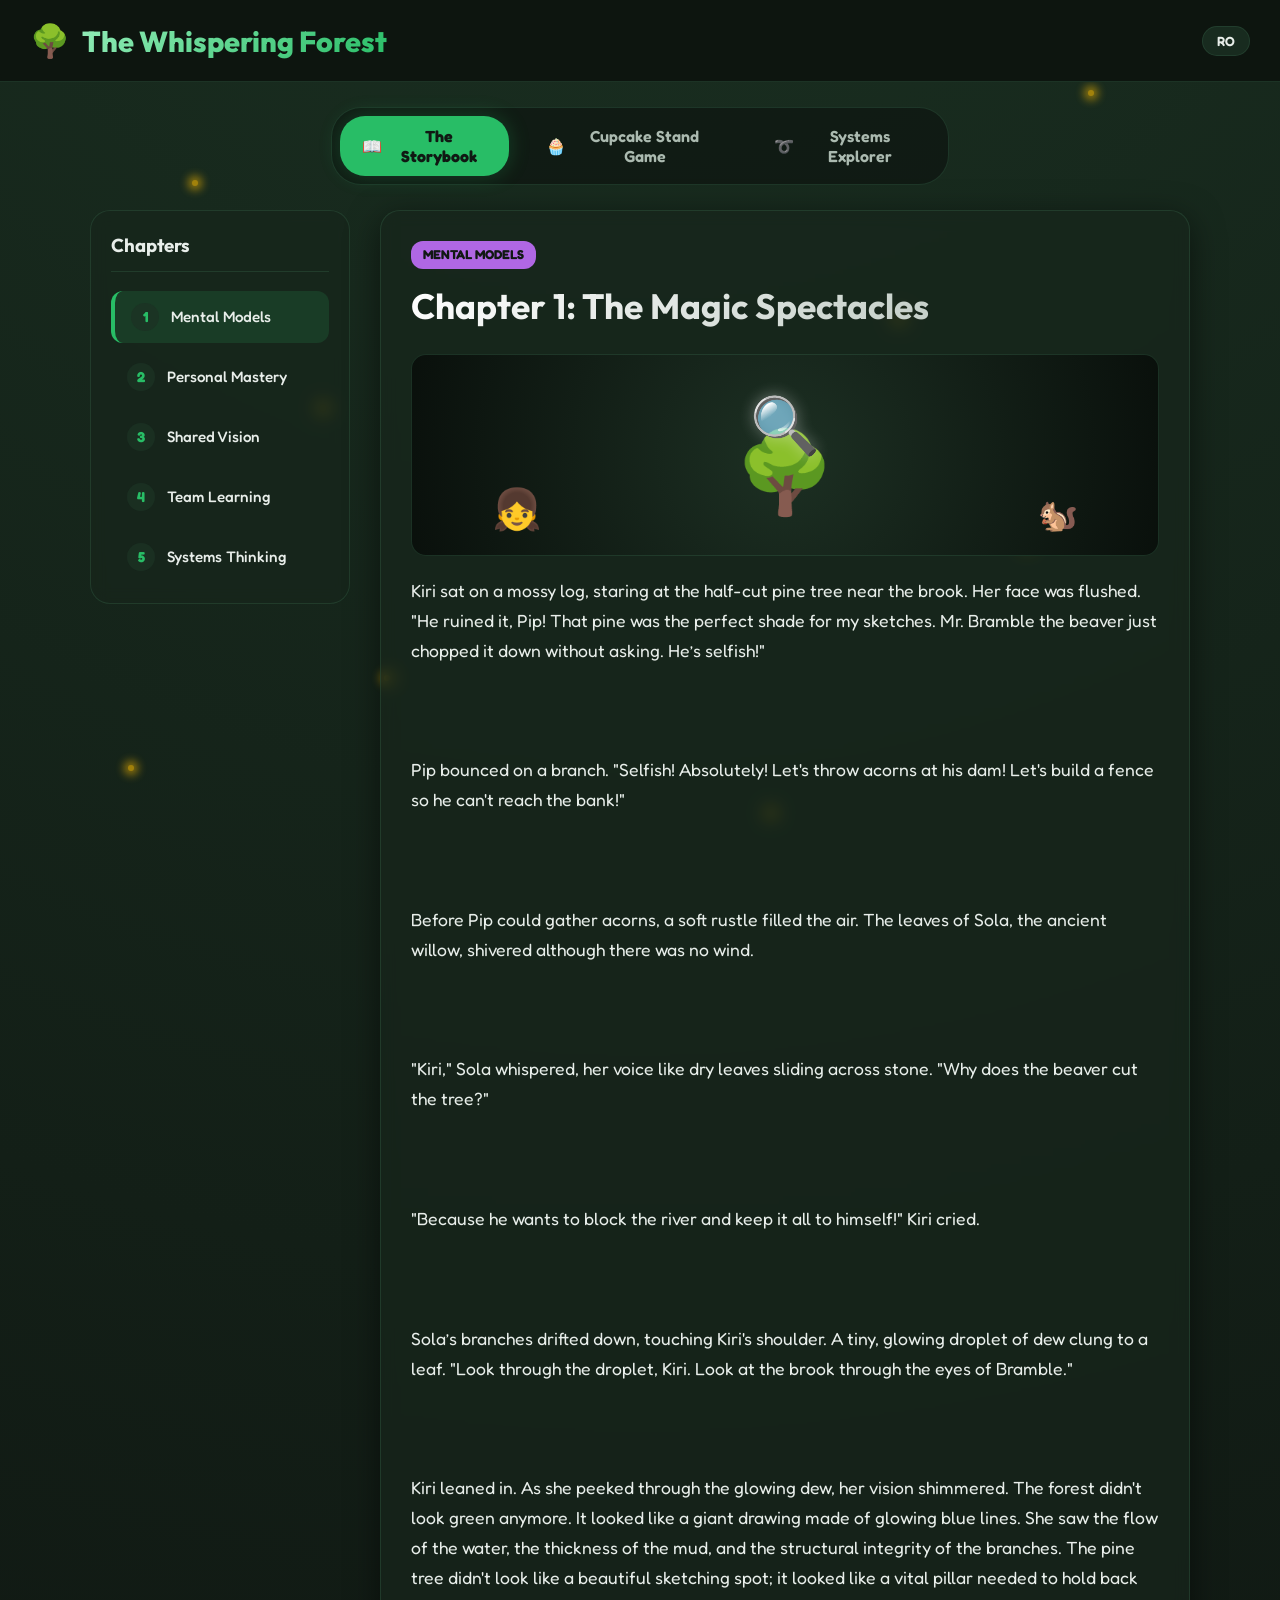
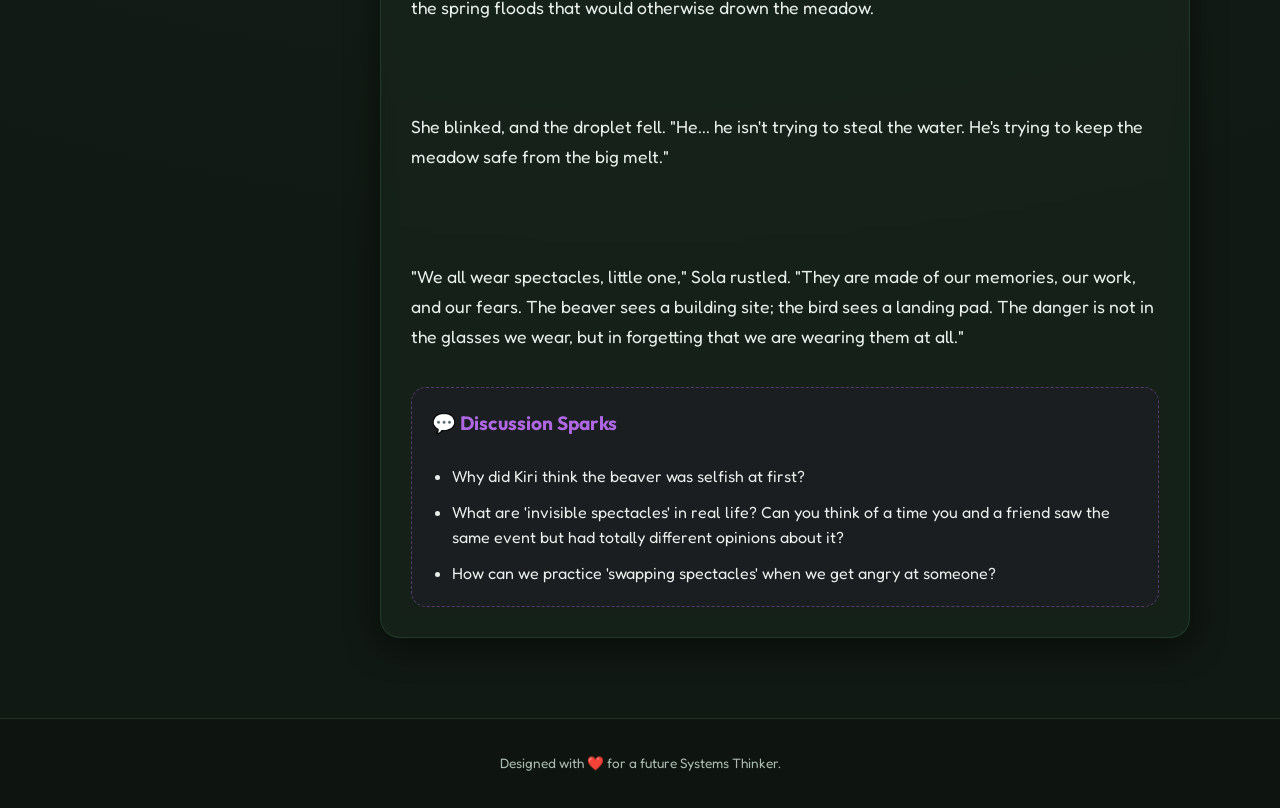
<file: legacy_whispering_forest/index.html>
<!DOCTYPE html>
<html lang="en">
<head>
    <meta charset="UTF-8">
    <meta name="viewport" content="width=device-width, initial-scale=1.0">
    <title>The Whispering Forest - Systems Thinking for Kids</title>
    <link rel="preconnect" href="https://fonts.googleapis.com">
    <link rel="preconnect" href="https://fonts.gstatic.com" crossorigin>
    <link href="https://fonts.googleapis.com/css2?family=Fredoka:wght@300..700&family=Outfit:wght@100..900&display=swap" rel="stylesheet">
    <link rel="stylesheet" href="style.css">
</head>
<body class="dark-theme">
    <!-- Background Magic Particles (fireflies) -->
    <div class="fireflies">
        <div class="firefly"></div>
        <div class="firefly"></div>
        <div class="firefly"></div>
        <div class="firefly"></div>
        <div class="firefly"></div>
        <div class="firefly"></div>
        <div class="firefly"></div>
        <div class="firefly"></div>
    </div>

    <!-- Navigation Header -->
    <header class="app-header">
        <div class="header-logo">
            <span class="logo-icon">🌳</span>
            <h1 id="app-title" data-en="The Whispering Forest" data-ro="Pădurea Șoptitoare">The Whispering Forest</h1>
        </div>
        <div class="header-controls">
            <!-- Language Switcher -->
            <button id="lang-toggle" class="btn btn-lang" aria-label="Toggle Language">
                <span class="lang-text">RO</span>
            </button>
        </div>
    </header>

    <main class="app-container">
        <!-- Main Navigation Tabs -->
        <nav class="app-tabs" aria-label="Main Navigation">
            <button id="tab-story" class="tab-btn active" onclick="switchTab('story')">
                <span class="tab-icon">📖</span>
                <span class="tab-label" data-en="The Storybook" data-ro="Cartea de Povești">The Storybook</span>
            </button>
            <button id="tab-game" class="tab-btn" onclick="switchTab('game')">
                <span class="tab-icon">🧁</span>
                <span class="tab-label" data-en="Cupcake Stand Game" data-ro="Jocul cu Brioșe">Cupcake Stand Game</span>
            </button>
            <button id="tab-explorer" class="tab-btn" onclick="switchTab('explorer')">
                <span class="tab-icon">➰</span>
                <span class="tab-label" data-en="Systems Explorer" data-ro="Exploratorul de Bucle">Systems Explorer</span>
            </button>
        </nav>

        <!-- SECTION 1: STORYBOOK CAROUSEL -->
        <section id="section-story" class="app-section active">
            <div class="story-layout">
                <!-- Chapter Selector Sidebar -->
                <aside class="chapter-sidebar">
                    <h3 data-en="Chapters" data-ro="Capitole">Chapters</h3>
                    <ul class="chapter-list">
                        <li class="chapter-item active" onclick="selectChapter(0)">
                            <span class="item-num">1</span>
                            <span class="item-title" data-en="Mental Models" data-ro="Modele Mentale">Mental Models</span>
                        </li>
                        <li class="chapter-item" onclick="selectChapter(1)">
                            <span class="item-num">2</span>
                            <span class="item-title" data-en="Personal Mastery" data-ro="Măiestrie Personală">Personal Mastery</span>
                        </li>
                        <li class="chapter-item" onclick="selectChapter(2)">
                            <span class="item-num">3</span>
                            <span class="item-title" data-en="Shared Vision" data-ro="Viziune Împărtășită">Shared Vision</span>
                        </li>
                        <li class="chapter-item" onclick="selectChapter(3)">
                            <span class="item-num">4</span>
                            <span class="item-title" data-en="Team Learning" data-ro="Învățare în Echipă">Team Learning</span>
                        </li>
                        <li class="chapter-item" onclick="selectChapter(4)">
                            <span class="item-num">5</span>
                            <span class="item-title" data-en="Systems Thinking" data-ro="Gândire Sistemică">Systems Thinking</span>
                        </li>
                    </ul>
                </aside>

                <!-- Story Display Area -->
                <article class="story-display card">
                    <div class="story-header">
                        <span class="story-badge" id="story-badge-discipline">Discipline</span>
                        <h2 id="story-title">Chapter Title</h2>
                    </div>

                    <!-- CSS Illustrated Magic Canvas -->
                    <div class="story-illustration" id="story-illustration">
                        <div class="forest-backdrop">
                            <div class="illustration-sola">🌳</div>
                            <div id="illustration-prop" class="prop-element">🔍</div>
                            <div class="illustration-kiri">👧</div>
                            <div class="illustration-pip">🐿️</div>
                        </div>
                    </div>

                    <div class="story-body" id="story-content">
                        <!-- Story Text Inject Here -->
                    </div>

                    <div class="story-prompts" id="story-prompts">
                        <h4 data-en="💬 Discussion Sparks" data-ro="💬 Întrebări de Discuție">💬 Discussion Sparks</h4>
                        <ul id="prompts-list">
                            <!-- Prompts Inject Here -->
                        </ul>
                    </div>
                </article>
            </div>
        </section>

        <!-- SECTION 2: CUPCAKE STAND SYSTEM GAME (BEER GAME) -->
        <section id="section-game" class="app-section">
            <div class="game-layout">
                <!-- Game Dashboard -->
                <div class="game-dashboard card">
                    <div class="dashboard-header">
                        <h2 data-en="The Cupcake Cascade" data-ro="Cascada de Brioșe">The Cupcake Cascade</h2>
                        <span class="week-counter"><span data-en="Week" data-ro="Săptămâna">Week</span> <strong id="game-week">1</strong> / 15</span>
                    </div>

                    <!-- Intro / Tutorial Panel -->
                    <div id="game-intro-panel" class="game-panel active">
                        <div class="intro-visual">🧁 🚚 🏠</div>
                        <h3 data-en="Welcome, Head Baker!" data-ro="Bun venit, Cofetar Șef!">Welcome, Head Baker!</h3>
                        <p data-en="You manage the forest Cupcake Stand. Every week, forest animals order cupcakes. But beware: it takes 2 weeks for the ingredients to ship, and 2 weeks for the baker to bake them (total 4 weeks delay!)."
                           data-ro="Tu conduci standul de brioșe al pădurii. În fiecare săptămână, animalele comandă brioșe. Atenție însă: durează 2 săptămâni livrarea ingredientelor și încă 2 săptămâni coacerea brioșelor (o întârziere totală de 4 săptămâni!).">
                        </p>
                        <p data-en="Your goal is to keep inventory close to 8. Having too many cupcakes costs money (they melt!). Running out makes customers sad (backlog). Can you balance the system?"
                           data-ro="Scopul tău este să menții inventarul aproape de 8 brioșe. Prea multe brioșe te costă bani (se topesc!). Dacă rămâi fără, clienții se întristează. Poți echilibra sistemul?">
                        </p>
                        <button class="btn btn-primary" onclick="startGame()" data-en="Start Baking" data-ro="Începe Coacerea">Start Baking</button>
                    </div>

                    <!-- Main Simulation Controls -->
                    <div id="game-play-panel" class="game-panel">
                        <div class="simulation-view">
                            <!-- Stacks and Visual representations -->
                            <div class="sim-node">
                                <span class="node-icon">📦</span>
                                <span class="node-label" data-en="Flour Mill" data-ro="Moara de Făină">Flour Mill</span>
                                <span class="node-value" id="node-mill">Ready</span>
                            </div>
                            <div class="sim-arrow">➡️ (2w)</div>
                            <div class="sim-node">
                                <span class="node-icon">👨‍🍳</span>
                                <span class="node-label" data-en="Baker" data-ro="Cofetar (Baker)">Baker</span>
                                <span class="node-value" id="node-baker">Ready</span>
                            </div>
                            <div class="sim-arrow">➡️ (2w)</div>
                            <div class="sim-node current-node">
                                <span class="node-icon">🏠</span>
                                <span class="node-label" data-en="Your Stand" data-ro="Standul Tău">Your Stand</span>
                                <span class="node-value" id="node-stand-stock">8 Cupcakes</span>
                            </div>
                        </div>

                        <!-- Real-time metrics grid -->
                        <div class="metrics-grid">
                            <div class="metric-card">
                                <span class="metric-title" data-en="Current Inventory" data-ro="Brioșe în Stoc">Current Inventory</span>
                                <span class="metric-number" id="metric-inventory">8</span>
                                <span class="metric-sub" id="metric-inventory-cost">Cost: $0.00</span>
                            </div>
                            <div class="metric-card warning-state">
                                <span class="metric-title" data-en="Hungry Animals (Backlog)" data-ro="Animale Flămânde">Hungry Animals (Backlog)</span>
                                <span class="metric-number" id="metric-backlog">0</span>
                                <span class="metric-sub" id="metric-backlog-cost">Cost: $0.00</span>
                            </div>
                            <div class="metric-card">
                                <span class="metric-title" data-en="Last Customer Demand" data-ro="Cererea Clienților">Last Customer Demand</span>
                                <span class="metric-number" id="metric-demand">4</span>
                                <span class="metric-sub" data-en="creatures in line" data-ro="animale la rând">creatures in line</span>
                            </div>
                            <div class="metric-card highlight-state">
                                <span class="metric-title" data-en="Total Cost" data-ro="Cost Total">Total Cost</span>
                                <span class="metric-number" id="metric-total-cost">$0.00</span>
                                <span class="metric-sub" data-en="lower is better" data-ro="mai mic e mai bine">lower is better</span>
                            </div>
                        </div>

                        <!-- Decision Panel -->
                        <div class="order-control-box">
                            <div class="input-prompt">
                                <label for="order-input" data-en="How many cupcake ingredients will you order this week?" data-ro="Câte ingrediente pentru brioșe comanzi săptămâna asta?">How many cupcake ingredients will you order this week?</label>
                                <input type="number" id="order-input" min="0" max="100" value="4">
                            </div>
                            <button class="btn btn-success" onclick="nextStep()" id="submit-order-btn" data-en="Place Order & Wait 1 Week" data-ro="Plasează Comanda și Așteaptă 1 Săptămână">Place Order & Wait 1 Week</button>
                        </div>

                        <!-- Tip from Pip -->
                        <div class="pip-advice">
                            <span class="pip-face">🐿️</span>
                            <p id="pip-tip" data-en="Pip says: 'Psst! The shelf is empty! Quick, order 20 more!'" data-ro="Pip spune: 'Psst! Raftul e gol! Repede, comandă încă 20!'">Pip says: 'Psst! The shelf is empty! Quick, order 20 more!'</p>
                        </div>
                    </div>

                    <!-- End Game Summary -->
                    <div id="game-end-panel" class="game-panel">
                        <h3 data-en="Simulation Complete!" data-ro="Simulare Finalizată!">Simulation Complete!</h3>
                        <p id="game-verdict" data-en="Your bakery costs were: $0. Let's look at the patterns." data-ro="Costurile brutăriei tale au fost: $0. Să analizăm tiparele."></p>
                        
                        <!-- Dynamic HTML5 Canvas Chart -->
                        <div class="chart-container">
                            <canvas id="bullwhipChart" width="600" height="300"></canvas>
                        </div>

                        <div class="systems-lesson card">
                            <h4 data-en="💡 The Systems Lesson: Structure Influences Behavior" data-ro="💡 Lecția Sistemică: Structura influențează comportamentul">💡 The Systems Lesson: Structure Influences Behavior</h4>
                            <p data-en="Notice how a single step-change in customer demand (from 4 to 8) caused massive, expanding waves in your orders and inventory. This is the 'bullwhip effect'! You didn't do anything wrong—the delay built into the supply chain forced this behavior. When we don't see the delays, we panic and over-order. To fix it, we need to share information and wait patiently!"
                               data-ro="Observă cum o simplă creștere a cererii (de la 4 la 8) a cauzat valuri uriașe, din ce în ce mai mari, în comenzi și inventar. Acesta este 'efectul de bici'! Nu ai greșit cu nimic—întârzierea din rețea a forțat acest comportament. Când nu vedem întârzierile, ne panicăm și comandăm în exces. Soluția este să împărtășim informația și să așteptăm cu răbdare!">
                            </p>
                        </div>

                        <button class="btn btn-primary" onclick="restartGame()" data-en="Try Again" data-ro="Încearcă din nou">Try Again</button>
                    </div>
                </div>
            </div>
        </section>

        <!-- SECTION 3: SYSTEMS LOOP EXPLORER -->
        <section id="section-explorer" class="app-section">
            <div class="explorer-layout card">
                <div class="explorer-header">
                    <h2 data-en="Interactive Feedback Loops" data-ro="Bucle Interactive de Feedback">Interactive Feedback Loops</h2>
                    <p data-en="Hover or tap the nodes in the loop below to see how cause and effect ripple through the forest water shortage system."
                       data-ro="Mergi cu mouse-ul sau apasă pe nodurile buclei de mai jos pentru a vedea cum acțiunea și efectul se răspândesc prin sistemul apei din pădure.">
                    </p>
                </div>

                <!-- Loop Visual Map -->
                <div class="loop-visualizer">
                    <div class="loop-node" id="node-fear" onmouseover="highlightPath('fear')" onmouseout="clearHighlight()">
                        <span class="loop-emoji">😨</span>
                        <h4 data-en="Fear of Shortage" data-ro="Frica de lipsă">Fear of Shortage</h4>
                        <p data-en="Animals worry water will run out." data-ro="Animalele se tem că apa se va termina."></p>
                    </div>

                    <div class="loop-arrow right-arrow">➡️</div>

                    <div class="loop-node" id="node-hoarding" onmouseover="highlightPath('hoarding')" onmouseout="clearHighlight()">
                        <span class="loop-emoji">🏺</span>
                        <h4 data-en="Water Hoarding" data-ro="Ascunderea Apei">Water Hoarding</h4>
                        <p data-en="Everyone hides cups of water." data-ro="Fiecare adună căni cu apă."></p>
                    </div>

                    <div class="loop-arrow down-arrow">⬇️</div>
                    <div class="loop-arrow up-arrow">⬆️</div>

                    <div class="loop-node" id="node-brook" onmouseover="highlightPath('brook')" onmouseout="clearHighlight()">
                        <span class="loop-emoji">🏜️</span>
                        <h4 data-en="Drier Brook" data-ro="Pârâu mai Uscat">Drier Brook</h4>
                        <p data-en="Flow drops downstream." data-ro="Curgerea scade în vale."></p>
                    </div>

                    <div class="loop-arrow left-arrow">⬅️</div>

                    <div class="loop-node delay-node" id="node-delay" onmouseover="highlightPath('delay')" onmouseout="clearHighlight()">
                        <span class="loop-emoji">⏳</span>
                        <h4 data-en="2-Day Delay" data-ro="Întârziere de 2 Zile">2-Day Delay</h4>
                        <p data-en="Water takes time to flow down." data-ro="Apei îi ia timp să curgă în vale."></p>
                    </div>
                </div>

                <!-- Explanatory Panel -->
                <div class="loop-explanation card" id="loop-explanation-panel">
                    <h3 id="loop-title-dynamic" data-en="Hover over a loop node to explore!" data-ro="Treci cu mouse-ul peste un cerc pentru a explora!">Hover over a loop node to explore!</h3>
                    <p id="loop-desc-dynamic" data-en="Understanding feedback loops helps us see the invisible circles of life, teaching us not to react in panic."
                       data-ro="Înțelegerea buclelor de feedback ne ajută să vedem cercurile invizibile ale vieții, învățându-ne să nu acționăm sub impulsul panicii.">
                    </p>
                </div>
            </div>
        </section>
    </main>

    <footer class="app-footer">
        <p data-en="Designed with ❤️ for a future Systems Thinker." data-ro="Creat cu ❤️ pentru o viitoare gânditoare sistemică.">Designed with ❤️ for a future Systems Thinker.</p>
    </footer>

    <script src="app.js"></script>
</body>
</html>
</file>
<file: legacy_whispering_forest/style.css>
/* Global variables for premium aesthetic design system */
:root {
    --bg-dark: hsl(140, 20%, 8%);
    --card-bg: hsla(140, 25%, 12%, 0.7);
    --border-color: hsla(145, 30%, 25%, 0.5);
    
    --primary-glow: hsl(145, 65%, 45%);
    --primary-hover: hsl(145, 75%, 55%);
    
    --secondary-glow: hsl(45, 100%, 50%);
    --danger-glow: hsl(355, 75%, 55%);
    --info-glow: hsl(200, 80%, 55%);
    --purple-glow: hsl(275, 70%, 65%);
    
    --text-main: hsl(140, 15%, 92%);
    --text-muted: hsl(140, 10%, 70%);
    
    --font-header: 'Outfit', sans-serif;
    --font-body: 'Fredoka', sans-serif;
    --shadow-glow: 0 8px 32px 0 rgba(0, 0, 0, 0.5);
    --shadow-accent: 0 0 20px 2px hsla(145, 65%, 45%, 0.2);
}

/* Base Body Styles */
body.dark-theme {
    margin: 0;
    padding: 0;
    background-color: var(--bg-dark);
    color: var(--text-main);
    font-family: var(--font-body);
    font-size: 16px;
    line-height: 1.6;
    overflow-x: hidden;
    background-image: radial-gradient(circle at 50% -20%, hsl(140, 30%, 15%) 0%, var(--bg-dark) 80%);
    min-height: 100vh;
    display: flex;
    flex-direction: column;
}

/* Fireflies Background Animation */
.fireflies {
    position: fixed;
    top: 0;
    left: 0;
    width: 100%;
    height: 100%;
    pointer-events: none;
    z-index: 0;
    overflow: hidden;
}

.firefly {
    position: absolute;
    width: 6px;
    height: 6px;
    background: var(--secondary-glow);
    border-radius: 50%;
    box-shadow: 0 0 10px 4px var(--secondary-glow);
    opacity: 0.6;
    animation: float-firefly 25s infinite linear;
}

/* Distribute fireflies slightly across screen */
.firefly:nth-child(1) { top: 20%; left: 15%; animation-duration: 22s; animation-delay: -2s; }
.firefly:nth-child(2) { top: 60%; left: 80%; animation-duration: 28s; animation-delay: -5s; }
.firefly:nth-child(3) { top: 75%; left: 30%; animation-duration: 24s; animation-delay: -1s; }
.firefly:nth-child(4) { top: 35%; left: 70%; animation-duration: 26s; animation-delay: -8s; }
.firefly:nth-child(5) { top: 10%; left: 85%; animation-duration: 30s; animation-delay: -12s; }
.firefly:nth-child(6) { top: 85%; left: 10%; animation-duration: 20s; animation-delay: -3s; }
.firefly:nth-child(7) { top: 45%; left: 25%; animation-duration: 25s; animation-delay: -6s; }
.firefly:nth-child(8) { top: 90%; left: 60%; animation-duration: 29s; animation-delay: -10s; }

@keyframes float-firefly {
    0% { transform: translate(0, 0) scale(1); opacity: 0; }
    20% { opacity: 0.8; }
    50% { transform: translate(60px, -80px) scale(1.2); opacity: 0.4; }
    80% { opacity: 0.8; }
    100% { transform: translate(-30px, -180px) scale(0.8); opacity: 0; }
}

/* Header design */
.app-header {
    background: hsla(140, 20%, 6%, 0.85);
    backdrop-filter: blur(12px);
    -webkit-backdrop-filter: blur(12px);
    border-bottom: 1px solid var(--border-color);
    padding: 15px 30px;
    display: flex;
    justify-content: space-between;
    align-items: center;
    position: sticky;
    top: 0;
    z-index: 100;
}

.header-logo {
    display: flex;
    align-items: center;
    gap: 12px;
}

.logo-icon {
    font-size: 2rem;
    animation: sway-tree 4s ease-in-out infinite alternate;
}

@keyframes sway-tree {
    0% { transform: rotate(-5deg); }
    100% { transform: rotate(5deg); }
}

.app-header h1 {
    font-family: var(--font-header);
    font-size: 1.8rem;
    font-weight: 800;
    margin: 0;
    background: linear-gradient(135deg, hsl(145, 70%, 75%), var(--primary-glow));
    -webkit-background-clip: text;
    -webkit-text-fill-color: transparent;
}

/* Buttons System */
.btn {
    font-family: var(--font-body);
    font-weight: 600;
    padding: 10px 20px;
    border-radius: 20px;
    border: none;
    cursor: pointer;
    transition: all 0.3s cubic-bezier(0.4, 0, 0.2, 1);
    outline: none;
    display: inline-flex;
    align-items: center;
    justify-content: center;
    gap: 8px;
}

.btn-lang {
    background: hsla(145, 30%, 20%, 0.5);
    border: 1px solid var(--border-color);
    color: var(--text-main);
    padding: 6px 14px;
    border-radius: 15px;
}

.btn-lang:hover {
    background: var(--primary-glow);
    color: var(--bg-dark);
    box-shadow: var(--shadow-accent);
}

.btn-primary {
    background: var(--primary-glow);
    color: var(--bg-dark);
    box-shadow: 0 4px 15px rgba(26, 115, 60, 0.3);
}

.btn-primary:hover {
    background: var(--primary-hover);
    transform: translateY(-2px);
    box-shadow: var(--shadow-accent);
}

.btn-success {
    background: var(--primary-glow);
    color: var(--bg-dark);
    width: 100%;
    font-size: 1.1rem;
    padding: 14px 28px;
    box-shadow: 0 4px 15px rgba(26, 115, 60, 0.3);
}

.btn-success:hover {
    background: var(--primary-hover);
    transform: scale(1.02);
    box-shadow: var(--shadow-accent);
}

/* Tab Navigation System */
.app-tabs {
    display: flex;
    justify-content: center;
    gap: 15px;
    margin: 25px auto;
    max-width: 600px;
    background: hsla(140, 20%, 6%, 0.6);
    border: 1px solid var(--border-color);
    padding: 8px;
    border-radius: 30px;
    z-index: 10;
    position: relative;
}

.tab-btn {
    background: transparent;
    border: none;
    color: var(--text-muted);
    font-family: var(--font-body);
    font-size: 1rem;
    font-weight: 600;
    padding: 10px 22px;
    border-radius: 25px;
    cursor: pointer;
    transition: all 0.3s ease;
    display: flex;
    align-items: center;
    gap: 8px;
}

.tab-btn:hover {
    color: var(--text-main);
    background: hsla(145, 30%, 15%, 0.4);
}

.tab-btn.active {
    color: var(--bg-dark);
    background: var(--primary-glow);
    font-weight: 700;
    box-shadow: var(--shadow-accent);
}

/* Main Container and Layout */
.app-container {
    max-width: 1100px;
    margin: 0 auto;
    padding: 0 20px 40px 20px;
    flex: 1;
    z-index: 10;
    position: relative;
    width: -webkit-fill-available;
}

.app-section {
    display: none;
    opacity: 0;
    transform: translateY(15px);
    transition: opacity 0.5s ease, transform 0.5s ease;
}

.app-section.active {
    display: block;
    opacity: 1;
    transform: translateY(0);
}

/* Glassmorphism Cards */
.card {
    background: var(--card-bg);
    border: 1px solid var(--border-color);
    border-radius: 20px;
    padding: 30px;
    box-shadow: var(--shadow-glow);
    backdrop-filter: blur(8px);
    -webkit-backdrop-filter: blur(8px);
    box-sizing: border-box;
}

/* SECTION 1: STORYBOOK SYSTEM */
.story-layout {
    display: grid;
    grid-template-columns: 260px 1fr;
    gap: 30px;
    align-items: start;
}

.chapter-sidebar {
    background: var(--card-bg);
    border: 1px solid var(--border-color);
    border-radius: 20px;
    padding: 20px;
    backdrop-filter: blur(8px);
    -webkit-backdrop-filter: blur(8px);
}

.chapter-sidebar h3 {
    margin-top: 0;
    font-family: var(--font-header);
    color: var(--text-main);
    border-bottom: 1px solid var(--border-color);
    padding-bottom: 10px;
}

.chapter-list {
    list-style: none;
    padding: 0;
    margin: 0;
    display: flex;
    flex-direction: column;
    gap: 8px;
}

.chapter-item {
    display: flex;
    align-items: center;
    gap: 12px;
    padding: 12px 16px;
    border-radius: 12px;
    cursor: pointer;
    transition: all 0.3s ease;
}

.chapter-item:hover {
    background: hsla(145, 30%, 20%, 0.4);
}

.chapter-item.active {
    background: hsla(145, 65%, 45%, 0.15);
    border-left: 4px solid var(--primary-glow);
}

.item-num {
    background: hsla(145, 30%, 15%, 0.8);
    color: var(--primary-glow);
    font-weight: 700;
    width: 28px;
    height: 28px;
    border-radius: 50%;
    display: flex;
    align-items: center;
    justify-content: center;
    font-size: 0.9rem;
}

.item-title {
    color: var(--text-main);
    font-size: 0.95rem;
    font-weight: 500;
}

.story-display {
    display: flex;
    flex-direction: column;
    gap: 20px;
}

.story-badge {
    background: var(--purple-glow);
    color: var(--bg-dark);
    font-weight: 700;
    padding: 4px 12px;
    border-radius: 12px;
    font-size: 0.8rem;
    text-transform: uppercase;
    display: inline-block;
    margin-bottom: 8px;
}

.story-header h2 {
    font-family: var(--font-header);
    margin: 0;
    font-size: 2.2rem;
    background: linear-gradient(135deg, #fff, var(--text-muted));
    -webkit-background-clip: text;
    -webkit-text-fill-color: transparent;
}

/* Magic Illustration Box */
.story-illustration {
    background: radial-gradient(circle, hsl(140, 25%, 15%) 0%, hsl(140, 25%, 5%) 100%);
    border-radius: 15px;
    height: 200px;
    position: relative;
    border: 1px solid var(--border-color);
    overflow: hidden;
    display: flex;
    align-items: center;
    justify-content: center;
}

.forest-backdrop {
    width: 100%;
    height: 100%;
    position: relative;
    display: flex;
    justify-content: center;
    align-items: center;
}

.illustration-sola {
    font-size: 5rem;
    position: absolute;
    bottom: 20px;
    animation: float-sola 6s ease-in-out infinite alternate;
}

@keyframes float-sola {
    0% { transform: scale(1); }
    100% { transform: scale(1.05); }
}

.prop-element {
    font-size: 3.5rem;
    position: absolute;
    top: 25px;
    animation: rotate-prop 8s linear infinite;
    text-shadow: 0 0 15px rgba(255, 255, 255, 0.4);
}

@keyframes rotate-prop {
    0% { transform: rotate(0deg) scale(0.9); }
    50% { transform: rotate(180deg) scale(1.1); }
    100% { transform: rotate(360deg) scale(0.9); }
}

.illustration-kiri {
    font-size: 2.5rem;
    position: absolute;
    bottom: 15px;
    left: 80px;
    animation: jump-kiri 3s ease-in-out infinite alternate;
}

@keyframes jump-kiri {
    0% { transform: translateY(0); }
    100% { transform: translateY(-8px); }
}

.illustration-pip {
    font-size: 2rem;
    position: absolute;
    bottom: 15px;
    right: 80px;
    animation: shake-pip 2.5s ease-in-out infinite alternate;
}

@keyframes shake-pip {
    0% { transform: rotate(-5deg) scale(1); }
    100% { transform: rotate(5deg) scale(1.1); }
}

.story-body {
    font-size: 1.1rem;
    line-height: 1.7;
    white-space: pre-line;
}

/* Discussion Sparks box */
.story-prompts {
    background: hsla(275, 40%, 15%, 0.3);
    border: 1px dashed hsla(275, 70%, 65%, 0.4);
    border-radius: 15px;
    padding: 20px;
    margin-top: 15px;
}

.story-prompts h4 {
    margin-top: 0;
    color: var(--purple-glow);
    font-family: var(--font-header);
    font-size: 1.2rem;
}

.story-prompts ul {
    padding-left: 20px;
    margin: 0;
    display: flex;
    flex-direction: column;
    gap: 10px;
}

.story-prompts li {
    font-size: 1rem;
}

/* SECTION 2: SUPPLY CHAIN SIMULATION */
.game-dashboard {
    max-width: 750px;
    margin: 0 auto;
}

.dashboard-header {
    display: flex;
    justify-content: space-between;
    align-items: center;
    border-bottom: 1px solid var(--border-color);
    padding-bottom: 15px;
    margin-bottom: 20px;
}

.dashboard-header h2 {
    margin: 0;
    font-family: var(--font-header);
    font-size: 1.8rem;
    color: var(--primary-glow);
}

.week-counter {
    background: hsla(145, 30%, 15%, 0.8);
    border: 1px solid var(--border-color);
    padding: 6px 16px;
    border-radius: 15px;
    font-size: 0.95rem;
}

.game-panel {
    display: none;
    flex-direction: column;
    gap: 25px;
    animation: fade-in-panel 0.4s ease forwards;
}

.game-panel.active {
    display: flex;
}

@keyframes fade-in-panel {
    from { opacity: 0; transform: translateY(10px); }
    to { opacity: 1; transform: translateY(0); }
}

/* Intro screen */
.intro-visual {
    font-size: 4rem;
    text-align: center;
    margin: 20px 0;
    letter-spacing: 15px;
    animation: heartbeat 2s infinite ease-in-out;
}

@keyframes heartbeat {
    0%, 100% { transform: scale(1); }
    50% { transform: scale(1.05); }
}

/* Game Node Visuals */
.simulation-view {
    display: flex;
    justify-content: space-between;
    align-items: center;
    background: hsla(140, 20%, 5%, 0.5);
    padding: 20px;
    border-radius: 15px;
    border: 1px solid var(--border-color);
}

.sim-node {
    display: flex;
    flex-direction: column;
    align-items: center;
    gap: 8px;
    width: 100px;
}

.sim-node.current-node {
    background: hsla(145, 65%, 45%, 0.15);
    border: 1px solid var(--primary-glow);
    padding: 10px;
    border-radius: 12px;
    box-shadow: 0 0 15px rgba(26, 115, 60, 0.2);
}

.node-icon {
    font-size: 2.2rem;
}

.node-label {
    font-size: 0.8rem;
    color: var(--text-muted);
    text-align: center;
}

.node-value {
    font-size: 0.9rem;
    font-weight: 700;
    color: var(--text-main);
    text-align: center;
}

.sim-arrow {
    color: var(--text-muted);
    font-size: 0.85rem;
    font-weight: 600;
}

/* Metrics Cards Grid */
.metrics-grid {
    display: grid;
    grid-template-columns: repeat(2, 1fr);
    gap: 15px;
}

.metric-card {
    background: hsla(140, 20%, 8%, 0.8);
    border: 1px solid var(--border-color);
    padding: 15px;
    border-radius: 12px;
    display: flex;
    flex-direction: column;
    align-items: center;
    text-align: center;
}

.metric-card.warning-state {
    border-color: hsla(355, 75%, 55%, 0.3);
}

.metric-card.highlight-state {
    border-color: hsla(45, 100%, 50%, 0.3);
    background: hsla(45, 100%, 50%, 0.05);
}

.metric-title {
    font-size: 0.85rem;
    color: var(--text-muted);
    margin-bottom: 5px;
}

.metric-number {
    font-size: 1.8rem;
    font-weight: 800;
    color: var(--text-main);
}

.metric-card.warning-state .metric-number {
    color: var(--danger-glow);
}

.metric-card.highlight-state .metric-number {
    color: var(--secondary-glow);
}

.metric-sub {
    font-size: 0.75rem;
    color: var(--text-muted);
    margin-top: 3px;
}

/* Input boxes */
.order-control-box {
    background: hsla(140, 20%, 6%, 0.6);
    border: 1px solid var(--border-color);
    padding: 20px;
    border-radius: 15px;
    display: flex;
    flex-direction: column;
    gap: 15px;
}

.input-prompt {
    display: flex;
    flex-direction: column;
    gap: 8px;
}

.input-prompt label {
    font-size: 0.95rem;
}

.input-prompt input {
    background: var(--bg-dark);
    border: 1px solid var(--border-color);
    padding: 12px;
    border-radius: 10px;
    color: var(--text-main);
    font-family: var(--font-body);
    font-size: 1.2rem;
    text-align: center;
    outline: none;
    transition: border 0.3s ease;
}

.input-prompt input:focus {
    border-color: var(--primary-glow);
}

/* Advice Box */
.pip-advice {
    background: hsla(45, 100%, 50%, 0.1);
    border: 1px dashed var(--secondary-glow);
    padding: 12px 20px;
    border-radius: 12px;
    display: flex;
    align-items: center;
    gap: 15px;
}

.pip-face {
    font-size: 2.2rem;
}

.pip-advice p {
    margin: 0;
    font-size: 0.9rem;
    color: var(--text-main);
}

/* Canvas Chart containers */
.chart-container {
    background: hsla(140, 20%, 5%, 0.8);
    border: 1px solid var(--border-color);
    padding: 15px;
    border-radius: 15px;
    width: 100%;
    box-sizing: border-box;
    display: flex;
    justify-content: center;
    align-items: center;
}

canvas {
    max-width: 100%;
    height: auto;
}

.systems-lesson {
    background: hsla(200, 60%, 20%, 0.2);
    border: 1px solid var(--info-glow);
    border-radius: 15px;
    padding: 20px;
}

.systems-lesson h4 {
    margin-top: 0;
    color: var(--info-glow);
    font-family: var(--font-header);
    font-size: 1.2rem;
}

.systems-lesson p {
    margin: 0;
    font-size: 0.95rem;
    line-height: 1.6;
}

/* SECTION 3: SYSTEM LOOP EXPLORER */
.explorer-layout {
    max-width: 800px;
    margin: 0 auto;
    display: flex;
    flex-direction: column;
    gap: 30px;
}

.explorer-header {
    text-align: center;
    border-bottom: 1px solid var(--border-color);
    padding-bottom: 15px;
}

.explorer-header h2 {
    margin: 0;
    font-family: var(--font-header);
    color: var(--primary-glow);
}

.explorer-header p {
    color: var(--text-muted);
}

/* Loop Diagram Layout */
.loop-visualizer {
    display: grid;
    grid-template-columns: 200px 100px 200px;
    grid-template-rows: auto auto auto;
    gap: 20px;
    align-items: center;
    justify-content: center;
    position: relative;
    padding: 20px 0;
}

.loop-node {
    background: hsla(140, 20%, 6%, 0.8);
    border: 2px solid var(--border-color);
    border-radius: 15px;
    padding: 15px;
    text-align: center;
    cursor: pointer;
    transition: all 0.3s cubic-bezier(0.4, 0, 0.2, 1);
    z-index: 5;
    position: relative;
}

.loop-node:hover, .loop-node.highlighted {
    border-color: var(--primary-glow);
    transform: scale(1.05);
    box-shadow: var(--shadow-accent);
}

.loop-node.delay-node {
    border-color: var(--purple-glow);
}

.loop-node.delay-node:hover, .loop-node.delay-node.highlighted {
    border-color: var(--purple-glow);
    box-shadow: 0 0 15px rgba(180, 100, 255, 0.3);
}

.loop-emoji {
    font-size: 2.2rem;
    display: block;
    margin-bottom: 8px;
}

.loop-node h4 {
    margin: 0 0 8px 0;
    font-family: var(--font-header);
}

.loop-node p {
    margin: 0;
    font-size: 0.8rem;
    color: var(--text-muted);
}

.loop-arrow {
    text-align: center;
    font-size: 1.8rem;
    color: var(--text-muted);
    font-weight: bold;
    user-select: none;
    transition: color 0.3s ease;
}

.loop-arrow.highlighted {
    color: var(--primary-glow);
    text-shadow: 0 0 10px var(--primary-glow);
}

.right-arrow {
    grid-column: 2;
    grid-row: 1;
}

.down-arrow {
    grid-column: 3;
    grid-row: 2;
}

.up-arrow {
    grid-column: 1;
    grid-row: 2;
    transform: rotate(-180deg);
}

.left-arrow {
    grid-column: 2;
    grid-row: 3;
}

#node-fear { grid-column: 1; grid-row: 1; }
#node-hoarding { grid-column: 3; grid-row: 1; }
#node-brook { grid-column: 3; grid-row: 3; }
#node-delay { grid-column: 1; grid-row: 3; }

/* explanation details card */
.loop-explanation {
    background: hsla(140, 25%, 8%, 0.9);
    border-left: 5px solid var(--primary-glow);
    padding: 20px;
    border-radius: 12px;
}

.loop-explanation.delay-active {
    border-left-color: var(--purple-glow);
}

.loop-explanation h3 {
    margin-top: 0;
    font-family: var(--font-header);
    color: var(--primary-glow);
}

.loop-explanation.delay-active h3 {
    color: var(--purple-glow);
}

.loop-explanation p {
    margin: 0;
    font-size: 0.95rem;
}

/* Footer design */
.app-footer {
    text-align: center;
    padding: 20px;
    border-top: 1px solid var(--border-color);
    margin-top: 40px;
    font-size: 0.85rem;
    color: var(--text-muted);
    background: hsla(140, 20%, 5%, 0.4);
}

/* Media Queries for responsive tablets and phone layout */
@media (max-width: 900px) {
    .story-layout {
        grid-template-columns: 1fr;
    }
    
    .chapter-sidebar {
        display: flex;
        overflow-x: auto;
        padding: 10px;
    }
    
    .chapter-sidebar h3 {
        display: none;
    }
    
    .chapter-list {
        flex-direction: row;
        gap: 12px;
        width: max-content;
    }
    
    .chapter-item {
        padding: 8px 12px;
        white-space: nowrap;
    }
}

@media (max-width: 600px) {
    .app-header {
        padding: 10px 15px;
    }
    
    .app-header h1 {
        font-size: 1.4rem;
    }
    
    .app-tabs {
        flex-wrap: wrap;
        border-radius: 15px;
        gap: 5px;
    }
    
    .tab-btn {
        padding: 8px 15px;
        font-size: 0.9rem;
    }
    
    .metrics-grid {
        grid-template-columns: 1fr;
    }
    
    .loop-visualizer {
        grid-template-columns: 140px 60px 140px;
    }
    
    .loop-node {
        padding: 10px;
    }
    
    .loop-node h4 {
        font-size: 0.9rem;
    }
}
</file>
